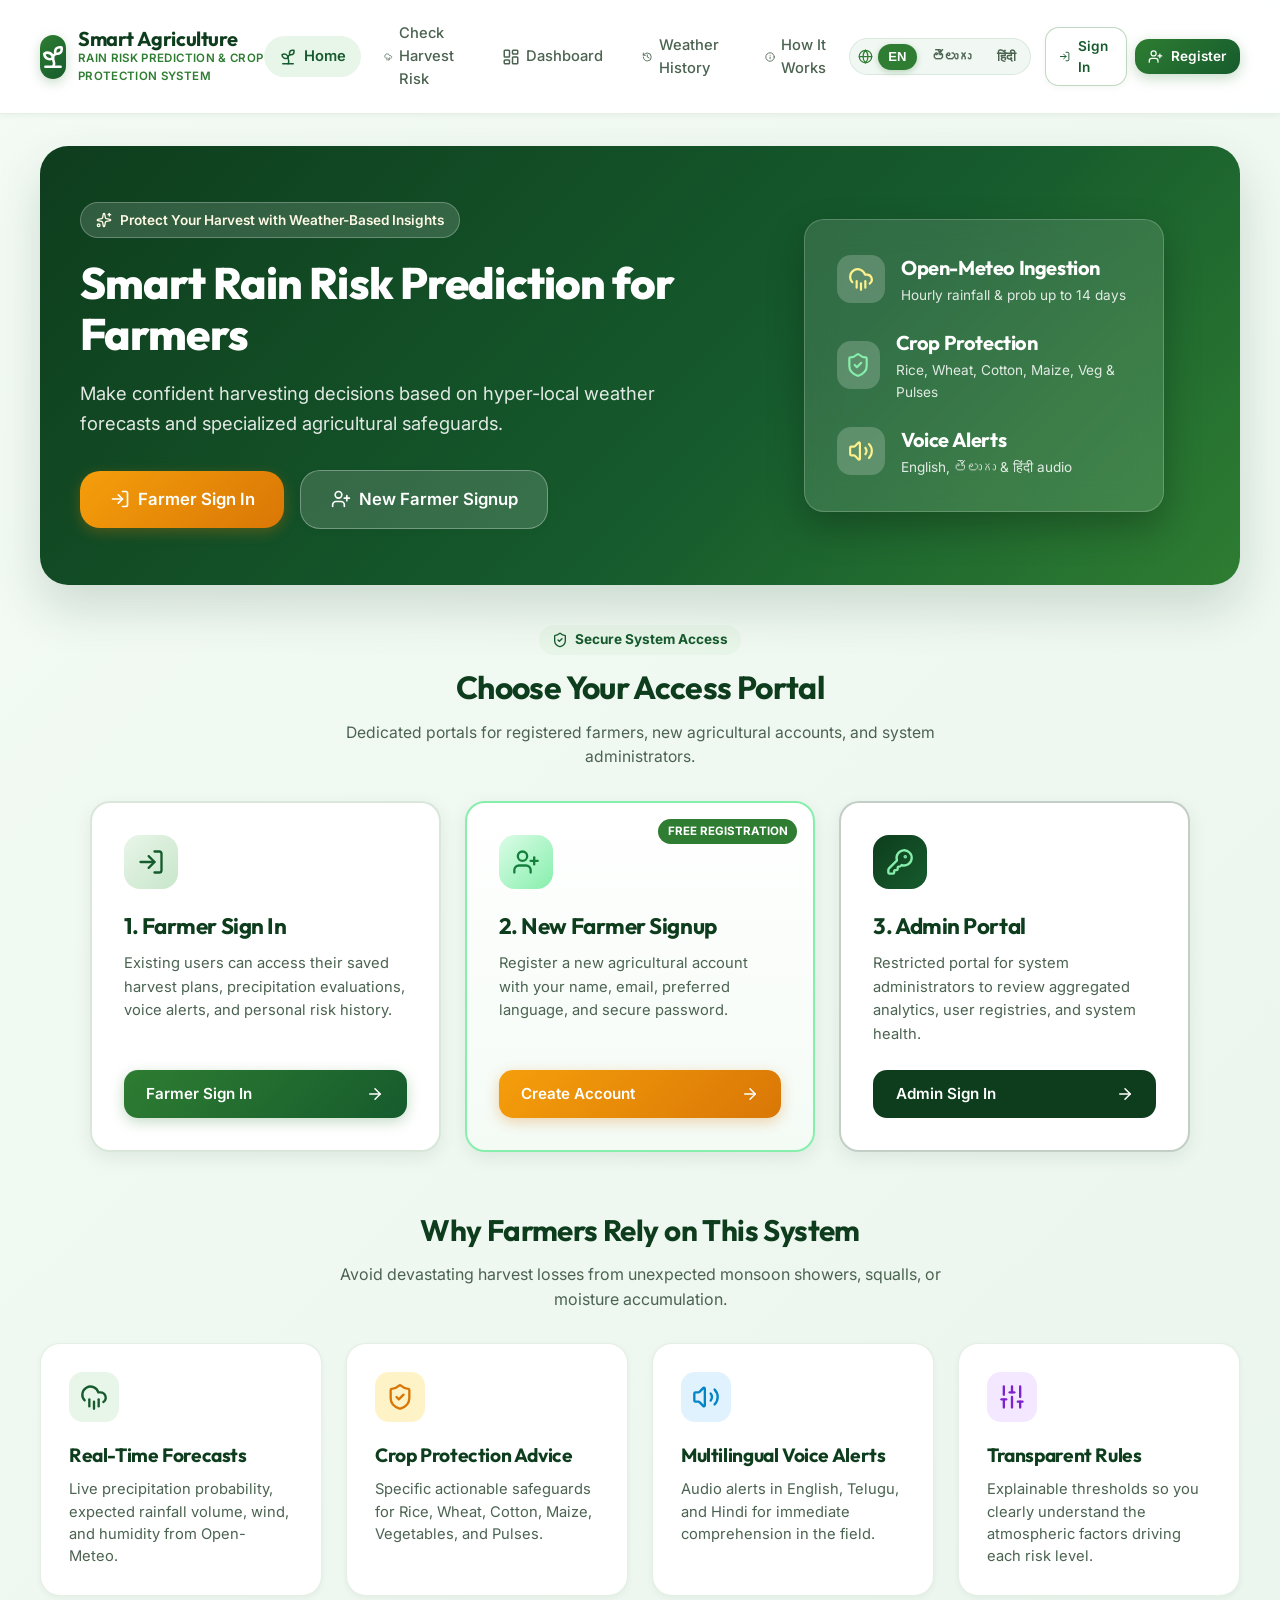
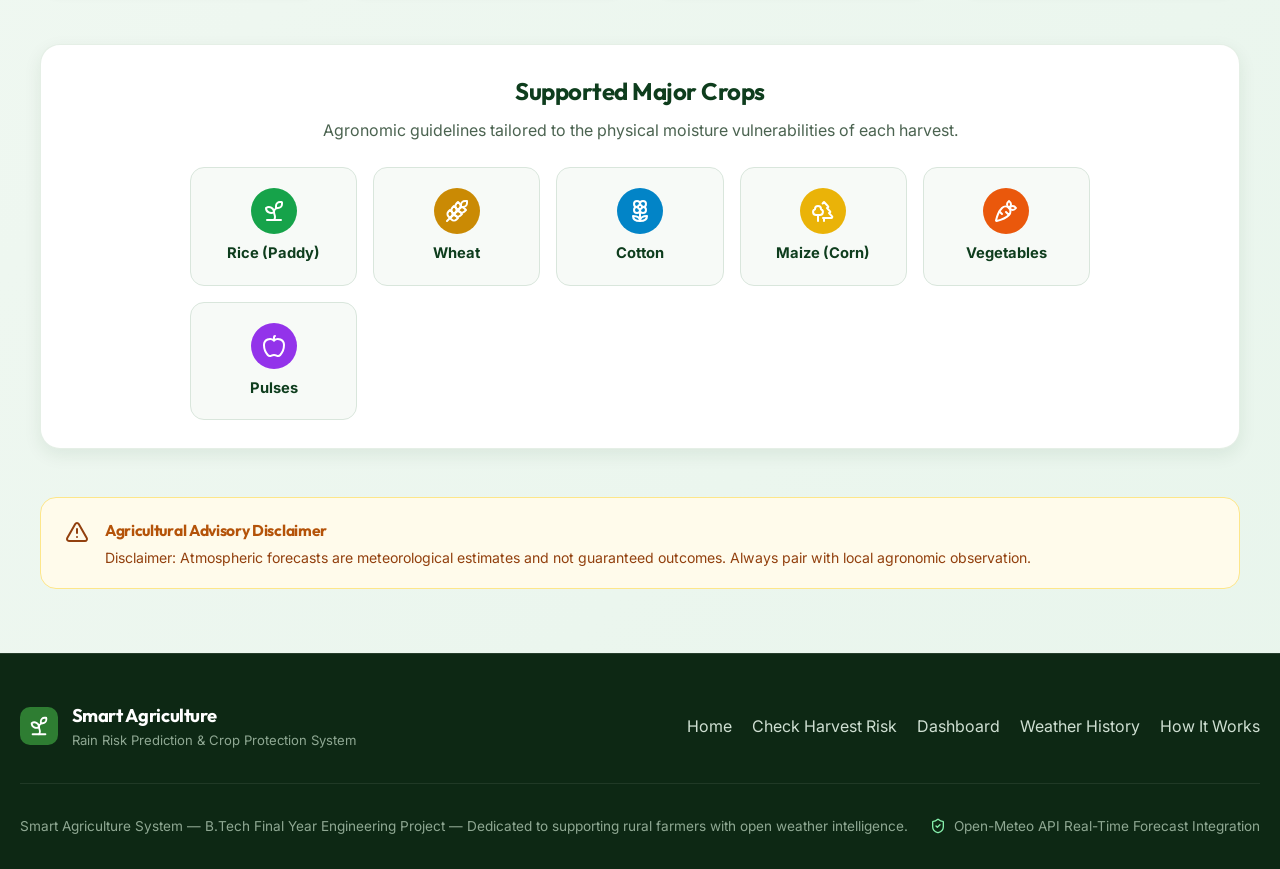
<file: index.html>
<!doctype html>
<html lang="en">
  <head>
    <meta charset="UTF-8" />
    <meta name="viewport" content="width=device-width, initial-scale=1.0" />
    <meta name="description" content="Smart Agriculture — Rain Risk Prediction and Crop Protection System. Real-time Open-Meteo weather forecasts, explainable harvest rain risk assessments, and multilingual audio alerts." />
    <meta name="theme-color" content="#165b2d" />
    <title>Smart Agriculture — Rain Risk Prediction & Crop Protection System</title>
    <link rel="preconnect" href="https://fonts.googleapis.com">
    <link rel="preconnect" href="https://fonts.gstatic.com" crossorigin>
    <link href="https://fonts.googleapis.com/css2?family=Outfit:wght@400;500;600;700;800&family=Inter:wght@300;400;500;600;700&display=swap" rel="stylesheet">
    <script type="module" crossorigin src="./assets/index-CkqhG9Fv.js"></script>
    <link rel="stylesheet" crossorigin href="./assets/index-B6kvXTBM.css">
  </head>
  <body>
    <div id="root"></div>
  </body>
</html>
</file>
<file: assets/index-B6kvXTBM.css>
@import "https://fonts.googleapis.com/css2?family=Outfit:wght@400;500;600;700;800&family=Inter:wght@300;400;500;600;700&display=swap";:root{--primary-deep:#0e3d1d;--primary-forest:#165b2d;--primary-leaf:#2e7d32;--primary-light:#4caf50;--primary-subtle:#e8f5e9;--sun-gold:#f59e0b;--sun-amber:#d97706;--sun-light:#fef3c7;--risk-high:#dc2626;--risk-high-bg:#fef2f2;--risk-high-border:#fca5a5;--risk-med:#d97706;--risk-med-bg:#fffbeb;--risk-med-border:#fcd34d;--risk-low:#15803d;--risk-low-bg:#f0fdf4;--risk-low-border:#86efac;--bg-gradient:linear-gradient(135deg, #f4fbf5 0%, #eef7f0 50%, #e8f5ec 100%);--card-bg:#fff;--card-glass:#ffffffeb;--card-border:#2e7d321f;--text-dark:#132415;--text-muted:#4b6350;--text-light:#fff;--shadow-sm:0 2px 6px #0e3d1d0d;--shadow-md:0 6px 18px #0e3d1d14;--shadow-lg:0 14px 34px #0e3d1d1f;--shadow-xl:0 22px 50px #0e3d1d29;--radius-sm:8px;--radius-md:14px;--radius-lg:20px;--radius-xl:28px;--radius-full:9999px;--transition-fast:.2s cubic-bezier(.4, 0, .2, 1);--transition-smooth:.35s cubic-bezier(.16, 1, .3, 1)}*{box-sizing:border-box;margin:0;padding:0}body{background:var(--bg-gradient);color:var(--text-dark);-webkit-font-smoothing:antialiased;min-height:100vh;font-family:Inter,-apple-system,BlinkMacSystemFont,Segoe UI,Roboto,sans-serif;line-height:1.55}h1,h2,h3,h4,.font-heading{letter-spacing:-.02em;color:var(--primary-deep);font-family:Outfit,sans-serif}a{color:inherit;text-decoration:none}.app-layout{flex-direction:column;min-height:100vh;display:flex}.main-content{flex:1;width:100%;max-width:1240px;margin:0 auto;padding:2rem 1.25rem 4rem}.navbar{z-index:50;-webkit-backdrop-filter:blur(14px);backdrop-filter:blur(14px);border-bottom:1px solid var(--card-border);box-shadow:var(--shadow-sm);background:#fffffff0;position:sticky;top:0}.navbar-container{justify-content:space-between;align-items:center;max-width:1240px;margin:0 auto;padding:.85rem 1.25rem;display:flex}.brand-link{align-items:center;gap:.75rem;display:flex}.brand-icon-wrap{background:linear-gradient(135deg, var(--primary-leaf), var(--primary-forest));color:#fff;border-radius:var(--radius-md);justify-content:center;align-items:center;width:44px;height:44px;display:flex;box-shadow:0 4px 12px #2e7d3240}.brand-text h1{color:var(--primary-deep);font-size:1.25rem;font-weight:700;line-height:1.15}.brand-text p{color:var(--primary-leaf);letter-spacing:.03em;text-transform:uppercase;font-size:.72rem;font-weight:600}.nav-menu{align-items:center;gap:.5rem;list-style:none;display:flex}.nav-link{border-radius:var(--radius-full);color:var(--text-muted);transition:var(--transition-fast);align-items:center;gap:.4rem;padding:.55rem .95rem;font-size:.92rem;font-weight:500;display:flex}.nav-link:hover{color:var(--primary-forest);background:var(--primary-subtle)}.nav-link.active{color:var(--primary-forest);background:var(--primary-subtle);font-weight:600}.nav-actions{align-items:center;gap:.85rem;display:flex}.lang-selector{border-radius:var(--radius-full);border:1px solid var(--card-border);background:#f1f8f3;align-items:center;gap:.3rem;padding:.25rem;display:flex}.lang-btn{color:var(--text-muted);border-radius:var(--radius-full);cursor:pointer;transition:var(--transition-fast);background:0 0;border:none;padding:.35rem .65rem;font-size:.82rem;font-weight:600}.lang-btn.active{background:var(--primary-leaf);color:#fff;box-shadow:0 2px 6px #2e7d324d}.mobile-nav-toggle{color:var(--primary-deep);cursor:pointer;background:0 0;border:none;padding:.4rem;display:none}.btn{border-radius:var(--radius-md);cursor:pointer;transition:var(--transition-fast);border:none;justify-content:center;align-items:center;gap:.5rem;padding:.75rem 1.4rem;font-family:inherit;font-size:.95rem;font-weight:600;text-decoration:none;display:inline-flex}.btn-primary{background:linear-gradient(135deg, var(--primary-leaf) 0%, var(--primary-forest) 100%);color:#fff;box-shadow:0 4px 14px #2e7d3247}.btn-primary:hover:not(:disabled){transform:translateY(-2px);box-shadow:0 8px 20px #2e7d3259}.btn-secondary{color:var(--primary-forest);box-shadow:var(--shadow-sm);background:#fff;border:1.5px solid #2e7d324d}.btn-secondary:hover:not(:disabled){background:var(--primary-subtle);border-color:var(--primary-leaf);transform:translateY(-2px)}.btn-accent{color:#fff;background:linear-gradient(135deg,#f59e0b 0%,#d97706 100%);box-shadow:0 4px 14px #d977064d}.btn-accent:hover:not(:disabled){transform:translateY(-2px);box-shadow:0 8px 20px #d9770666}.btn:disabled{opacity:.65;cursor:not-allowed;transform:none!important}.btn-lg{border-radius:var(--radius-lg);padding:.95rem 1.85rem;font-size:1.05rem}.card{background:var(--card-bg);border:1px solid var(--card-border);border-radius:var(--radius-lg);box-shadow:var(--shadow-md);transition:var(--transition-smooth);padding:1.75rem}.card-hover:hover{box-shadow:var(--shadow-lg);border-color:#2e7d3247;transform:translateY(-4px)}.risk-badge{border-radius:var(--radius-full);letter-spacing:.02em;align-items:center;gap:.5rem;padding:.5rem 1.15rem;font-size:.95rem;font-weight:700;display:inline-flex}.risk-badge.HIGH{background:var(--risk-high-bg);color:var(--risk-high);border:1.5px solid var(--risk-high-border)}.risk-badge.MEDIUM{background:var(--risk-med-bg);color:var(--risk-med);border:1.5px solid var(--risk-med-border)}.risk-badge.LOW{background:var(--risk-low-bg);color:var(--risk-low);border:1.5px solid var(--risk-low-border)}.risk-badge.UNKNOWN{color:#4b5563;background:#f3f4f6;border:1.5px solid #d1d5db}.metrics-grid{grid-template-columns:repeat(auto-fit,minmax(180px,1fr));gap:1rem;margin:1.5rem 0;display:grid}.metric-tile{border-radius:var(--radius-md);transition:var(--transition-fast);background:#f7faf7;border:1px solid #2e7d321a;flex-direction:column;gap:.4rem;padding:1.15rem;display:flex}.metric-tile:hover{background:#eef7f0;border-color:#2e7d3233}.metric-header{color:var(--text-muted);align-items:center;gap:.5rem;font-size:.82rem;font-weight:600;display:flex}.metric-value{color:var(--primary-deep);font-family:Outfit,sans-serif;font-size:1.6rem;font-weight:700}.hero{color:#fff;border-radius:var(--radius-xl);box-shadow:var(--shadow-xl);background:linear-gradient(135deg,#0e3d1d 0%,#165b2d 60%,#2e7d32 100%);grid-template-columns:1.2fr .8fr;align-items:center;gap:2.5rem;margin-bottom:2.5rem;padding:3.5rem 2.5rem;display:grid;position:relative;overflow:hidden}.hero-tag{-webkit-backdrop-filter:blur(8px);backdrop-filter:blur(8px);border-radius:var(--radius-full);color:#fffae6;background:#ffffff26;border:1px solid #ffffff40;align-items:center;gap:.5rem;margin-bottom:1.25rem;padding:.4rem .95rem;font-size:.85rem;font-weight:600;display:inline-flex}.hero h2{color:#fff;margin-bottom:1.25rem;font-size:2.75rem;font-weight:800;line-height:1.15}.hero p{color:#ffffffe0;margin-bottom:2rem;font-size:1.15rem;line-height:1.6}.hero-actions{flex-wrap:wrap;align-items:center;gap:1rem;display:flex}.hero-graphic{justify-content:center;align-items:center;display:flex}.hero-badge-card{-webkit-backdrop-filter:blur(16px);backdrop-filter:blur(16px);border-radius:var(--radius-lg);background:#ffffff1f;border:1px solid #fff3;flex-direction:column;gap:1.25rem;width:100%;max-width:360px;padding:2rem;display:flex;box-shadow:0 16px 36px #00000040}.hero-stat{align-items:center;gap:1rem;display:flex}.hero-stat-icon{border-radius:var(--radius-md);color:#fef08a;background:#fff3;justify-content:center;align-items:center;width:48px;height:48px;display:flex}.features-grid{grid-template-columns:repeat(auto-fit,minmax(260px,1fr));gap:1.5rem;margin-bottom:2.5rem;display:grid}.feature-card{border:1px solid var(--card-border);border-radius:var(--radius-lg);box-shadow:var(--shadow-sm);transition:var(--transition-smooth);background:#fff;padding:1.75rem}.feature-card:hover{box-shadow:var(--shadow-md);border-color:#2e7d324d;transform:translateY(-4px)}.feature-icon-wrap{border-radius:var(--radius-md);background:var(--primary-subtle);width:50px;height:50px;color:var(--primary-forest);justify-content:center;align-items:center;margin-bottom:1.15rem;display:flex}.feature-card h3{margin-bottom:.5rem;font-size:1.2rem}.feature-card p{color:var(--text-muted);font-size:.92rem;line-height:1.5}.form-group{flex-direction:column;gap:.4rem;margin-bottom:1.35rem;display:flex}.form-label{color:var(--primary-deep);align-items:center;gap:.4rem;font-size:.92rem;font-weight:600;display:flex}.form-input,.form-select{border-radius:var(--radius-md);width:100%;color:var(--text-dark);transition:var(--transition-fast);background:#fbfdfb;border:1.5px solid #d1ded3;padding:.8rem 1rem;font-family:inherit;font-size:.95rem}.form-input:focus,.form-select:focus{border-color:var(--primary-leaf);background:#fff;outline:none;box-shadow:0 0 0 4px #4caf5029}.crop-grid{grid-template-columns:repeat(auto-fit,minmax(130px,1fr));gap:.85rem;margin:.5rem 0 1.25rem;display:grid}.crop-card{border-radius:var(--radius-md);cursor:pointer;transition:var(--transition-fast);text-align:center;background:#fff;border:2px solid #e2ebe4;flex-direction:column;align-items:center;gap:.6rem;padding:1rem .75rem;display:flex}.crop-card:hover{border-color:var(--primary-light);background:#f7faf7;transform:translateY(-2px)}.crop-card.selected{border-color:var(--primary-leaf);background:#edf7ef;box-shadow:0 4px 12px #2e7d322e}.crop-card-icon{width:44px;height:44px;color:var(--primary-forest);background:#e8f5e9;border-radius:50%;justify-content:center;align-items:center;display:flex}.crop-card.selected .crop-card-icon{background:var(--primary-leaf);color:#fff}.crop-card-name{color:var(--text-dark);font-size:.88rem;font-weight:600}.location-input-wrap{position:relative}.location-dropdown{z-index:30;border:1px solid var(--card-border);border-radius:var(--radius-md);box-shadow:var(--shadow-lg);background:#fff;max-height:240px;margin-top:.35rem;list-style:none;position:absolute;top:100%;left:0;right:0;overflow-y:auto}.location-item{cursor:pointer;transition:var(--transition-fast);border-bottom:1px solid #f0f0f0;align-items:center;gap:.5rem;padding:.75rem 1rem;font-size:.92rem;display:flex}.location-item:hover{color:var(--primary-forest);background:#f0fdf4}.recs-list{flex-direction:column;gap:.85rem;margin:1.25rem 0;list-style:none;display:flex}.rec-item{border-radius:var(--radius-md);border-left:4px solid var(--primary-leaf);background:#f7faf7;align-items:flex-start;gap:.85rem;padding:1rem 1.15rem;font-size:.95rem;line-height:1.5;display:flex}.rec-item.high{border-left-color:var(--risk-high);background:#fef2f2}.rec-item.medium{border-left-color:var(--risk-med);background:#fffbeb}.voice-bar{color:#fff;border-radius:var(--radius-lg);box-shadow:var(--shadow-md);background:linear-gradient(135deg,#1b5e20 0%,#2e7d32 100%);flex-wrap:wrap;justify-content:space-between;align-items:center;gap:1rem;margin:1.5rem 0;padding:1.25rem 1.5rem;display:flex}.voice-info{align-items:center;gap:.85rem;display:flex}.voice-icon{background:#fff3;border-radius:50%;justify-content:center;align-items:center;width:44px;height:44px;display:flex}.table-responsive{border-radius:var(--radius-md);border:1px solid var(--card-border);width:100%;overflow-x:auto}.data-table{border-collapse:collapse;text-align:left;width:100%;font-size:.92rem}.data-table th{color:var(--primary-deep);background:#f2f7f3;border-bottom:1.5px solid #d9e6dc;padding:.95rem 1rem;font-weight:600}.data-table td{color:var(--text-dark);border-bottom:1px solid #edf2ee;padding:.95rem 1rem}.data-table tr:hover{background:#fbfdfb}.modal-overlay{-webkit-backdrop-filter:blur(4px);backdrop-filter:blur(4px);z-index:100;background:#00000080;justify-content:center;align-items:center;padding:1.25rem;display:flex;position:fixed;inset:0}.modal-content{border-radius:var(--radius-xl);width:100%;max-width:680px;max-height:90vh;box-shadow:var(--shadow-xl);background:#fff;padding:2rem;position:relative;overflow-y:auto}.modal-close{cursor:pointer;width:36px;height:36px;color:var(--text-muted);background:#f1f5f2;border:none;border-radius:50%;justify-content:center;align-items:center;display:flex;position:absolute;top:1.25rem;right:1.25rem}.footer{color:#cfdfd2;background:#0d2814;border-top:1px solid #ffffff1a;padding:3rem 1.25rem 2rem}.footer-container{flex-direction:column;gap:2rem;max-width:1240px;margin:0 auto;display:flex}.footer-top{border-bottom:1px solid #ffffff14;flex-wrap:wrap;justify-content:space-between;align-items:center;gap:1.5rem;padding-bottom:2rem;display:flex}.footer-links{flex-wrap:wrap;gap:1.25rem;display:flex}.footer-links a:hover{color:#fff}.footer-bottom{color:#8fa893;flex-wrap:wrap;justify-content:space-between;align-items:center;gap:1rem;font-size:.85rem;display:flex}@media (width<=900px){.hero{grid-template-columns:1fr;gap:2rem;padding:2.25rem 1.5rem}.hero h2{font-size:2.1rem}.nav-menu{display:none}.mobile-nav-toggle{display:block}.nav-menu.open{box-shadow:var(--shadow-lg);border-bottom:1px solid var(--card-border);background:#fff;flex-direction:column;padding:1.25rem;display:flex;position:absolute;top:100%;left:0;right:0}}
</file>
